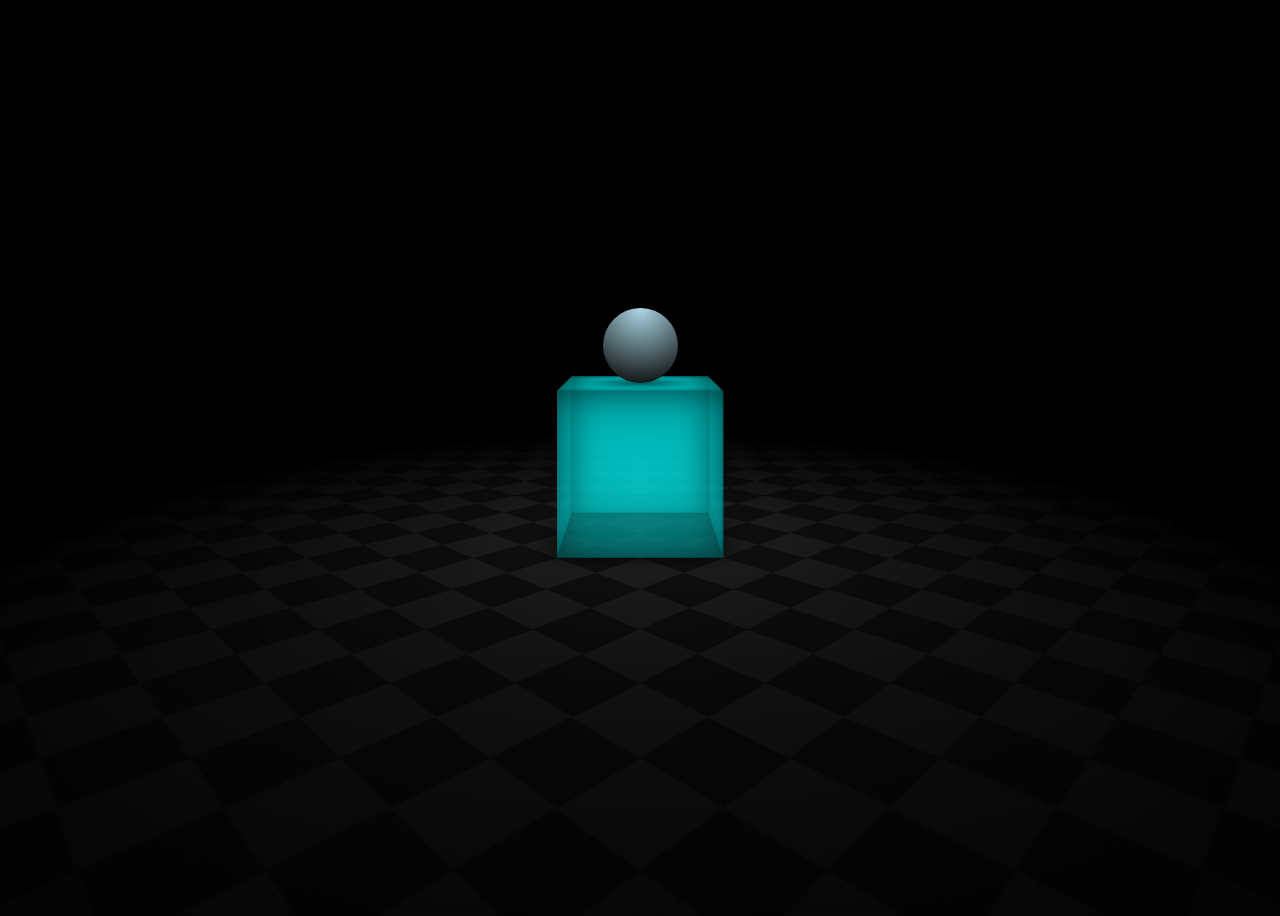
<file: bouncing-ball.html>
<!DOCTYPE html>
<html lang="en">
<head>
    <meta charset="UTF-8">
    <meta http-equiv="X-UA-Compatible" content="IE=edge">
    <meta name="viewport" content="width=device-width, initial-scale=1.0">
    <title>Bouncing ball</title>
    <link rel="stylesheet" href="style-bb.css">
</head>
<body>
    <div class="scene">
        <div class="floor"></div>
        <div class="cube">
            <div class="front"></div>
            <div class="back"></div>
            <div class="left"></div>
            <div class="right"></div>
            <div class="top">
                <div class="ballshadow"></div>
            </div>
            <div class="bottom"></div>
        </div>
        <div class="ball"></div>
    </div>
</body>
</html>
</file>
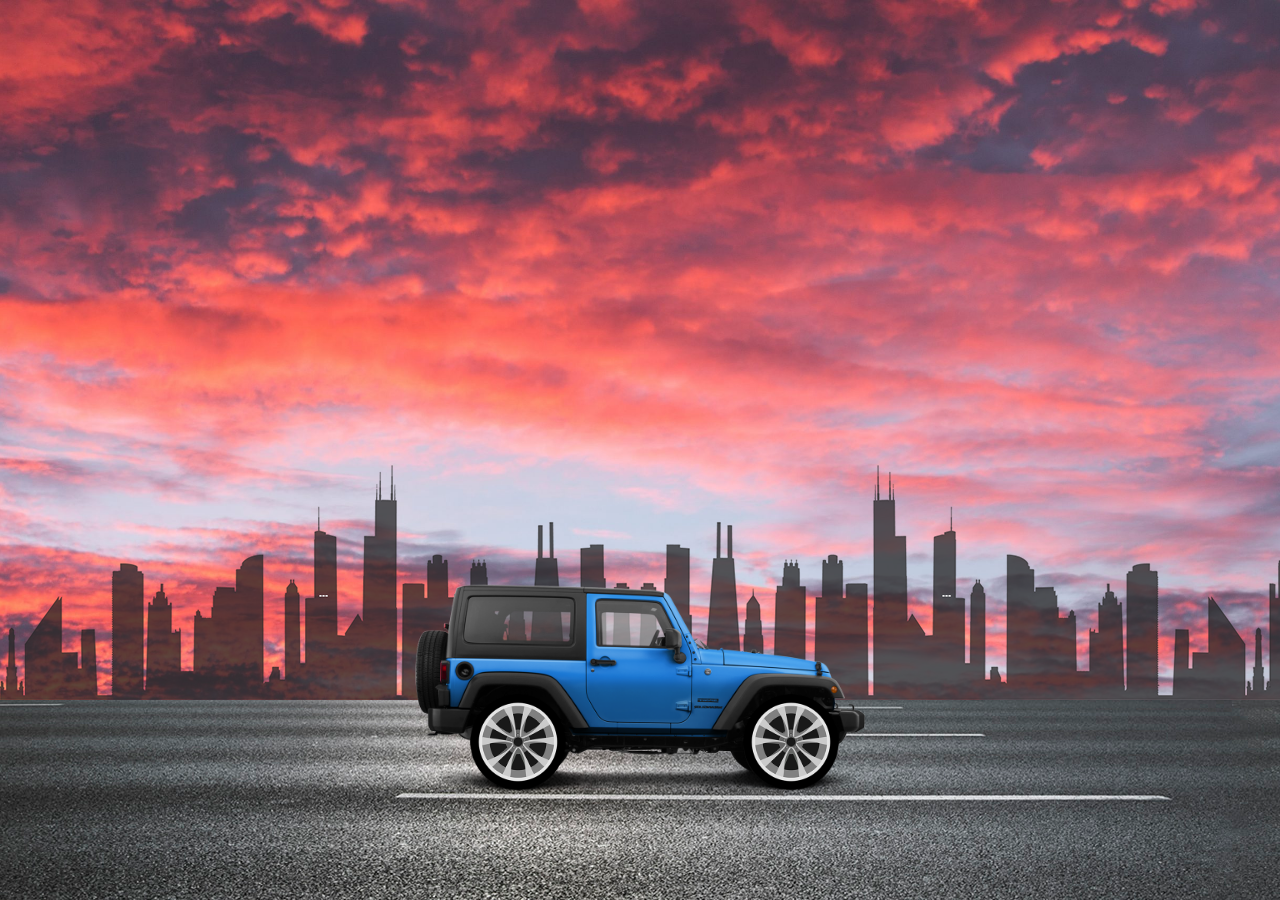
<file: Moving-car.html>
<!DOCTYPE html>
<html lang="en">
<head>
    <meta charset="UTF-8">
    <meta http-equiv="X-UA-Compatible" content="IE=edge">
    <meta name="viewport" content="width=device-width, initial-scale=1.0">
    <title>Sunset Drive</title>
    <link rel="stylesheet" href="style-car.css">
</head>
<body>
    <div class="hero">
        <div class="highway"></div>
        <div class="city"></div>
        <div class="car">
            <img src="car4.png">
        </div>
        <div class="wheel">
            <img src="wheel.png" class="back-wheel">
            <img src="wheel.png" class="front-wheel">
        </div>
    </div>
</body>
</html>
</file>
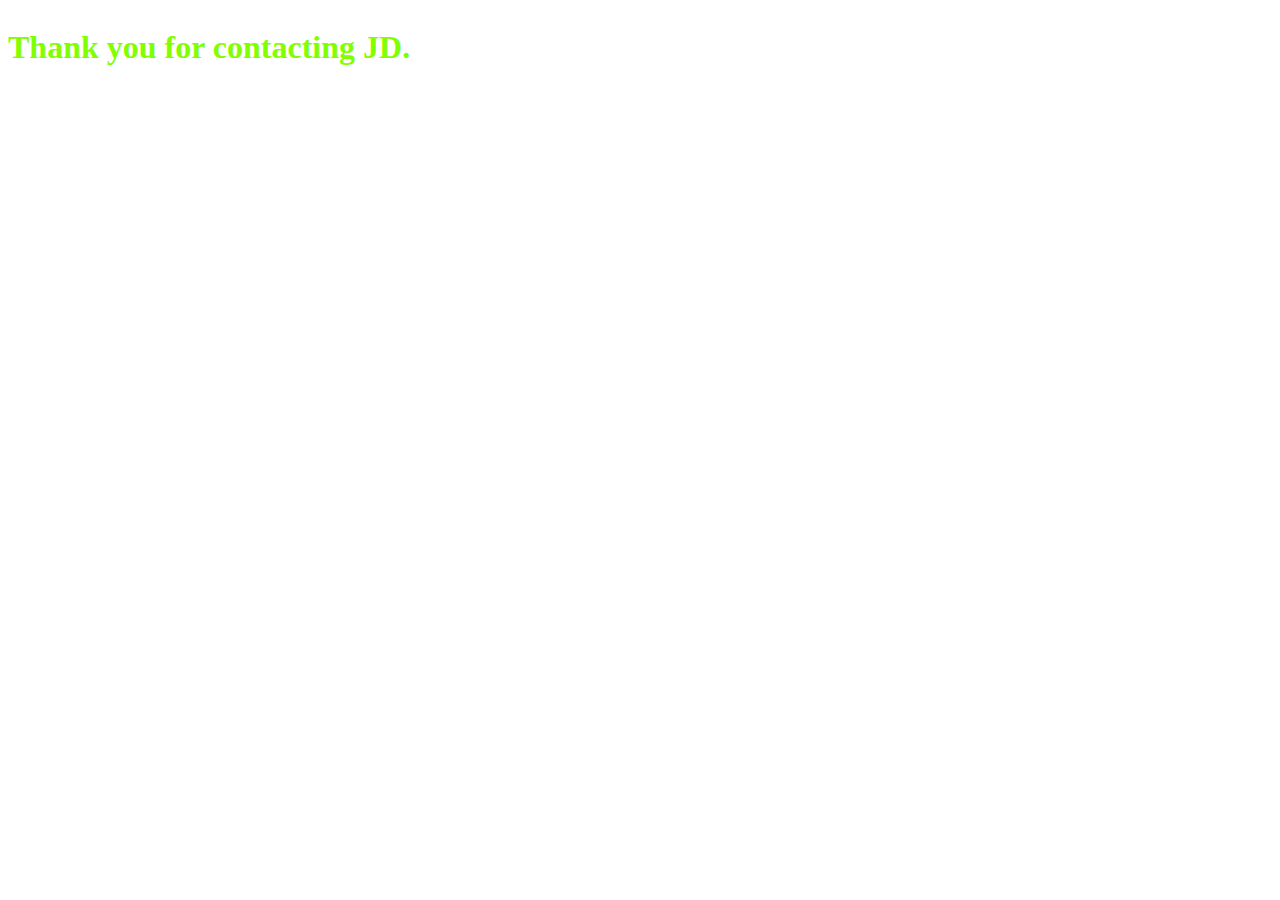
<file: thankyou-ps.html>
<!DOCTYPE html>
<html lang="en">
<head>
    <meta charset="UTF-8">
    <meta http-equiv="X-UA-Compatible" content="IE=edge">
    <meta name="viewport" content="width=, initial-scale=1.0">
    <title>Thanks</title>
    <style>
        h1{
            color: chartreuse;
        }
        body{
            position: absolute;
            align-items: center;
            display: block;
        }
    </style>
</head>
<body>
    <h1>Thank you for contacting JD.</h1>
</body>
</html>
</file>
<file: style-bb.css>
:root{
    --boxColor: #0ff7;
    --rotateSpeed: 30s;
    --bounceSpeed: 2s;
}
body{
    background-color: #000;
    min-height: 100vh;
    overflow: hidden;
    display: flex;
    justify-content: center;
    align-items: center;  
    font-size: 75px; 
    perspective: 10em;
    perspective-origin: 50% calc(50% - 2em);
}
.scene{
    position: relative;
    transform-style: preserve-3d;

    animation: sceneRotate var(--rotateSpeed) infinite linear; 
}

@keyframes sceneRotate{
    to{transform: rotateY(360deg);}
}

@keyframes ballBounce{
    0%, 100% {bottom: 0.5em;}
    50% {bottom: 3em; animation-timing-function: ease-in;}
}

@keyframes ballShadow{
    0%, 8%, 93.5%, 100% {transform: scale(1); opacity: 1;}
    50% {transform: scale(2); opacity: 0.5; animation-timing-function: ease-in;}
}

@keyframes cubeHeight{
    0%, 100% {height: 1.5em;}
    8%, 93.5% {height: 2em;}
} 

.ball{
    width: 1em;
    height: 1em;
    border-radius: 50%;
    background: lightblue;
    position: absolute;
    left: -0.5em;
    bottom: 1em;
    background-image: radial-gradient(circle at top, lightblue, #000);

    animation: ballBounce var(--bounceSpeed) infinite ease-out, sceneRotate var(--rotateSpeed) infinite linear reverse;
    
}

.ballshadow{
    position: absolute;
    width: 100%;
    height: 100%;
    background-image: radial-gradient(#0007, #0000 50%);

    animation: ballShadow var(--bounceSpeed) infinite ease-out;
}
.cube{
    width: 2em;
    height: 2em;
    transform-style: preserve-3d;
    position: absolute;
    bottom: -1em;
    left: -1em;

    animation: cubeHeight var(--bounceSpeed) infinite linear;
}
.left, .right, .front, .back{
    position: absolute;
    width: 100%;
    height: 100%;
    background: var(--boxColor);
    box-shadow: 0 0 0.5em #000a inset;
}
.front{transform: translateZ(1em);}
.right{transform: rotateY(90deg) translateZ(1em);}
.back{transform: rotateY(180deg) translateZ(1em);}
.left{transform: rotateY(270deg) translateZ(1em);}
.top{
    position: absolute;
    width: 2em;
    height: 2em;
    background: var(--boxColor);
    transform: translateY(-50%) rotateX(90deg);
    box-shadow: 0 0 0.5em #000a inset;
}
.bottom{
    position: absolute;
    width: 2em;
    height: 2em;
    background: #0007;
    bottom: 0;
    transform: translateY(50%) rotateX(90deg);
    box-shadow: 0 0 0.5em #000;
}

.floor{
    position: absolute;
    width: 15em;
    height: 15em;
    background-image: radial-gradient(#0000, #000 75%), repeating-conic-gradient(from 45deg, #111 0deg 90deg, #222 90deg 180deg);
    background-size: 100%, 1em 1em;
    transform: translate(-50%, -50%)  rotateX(90deg);
    top: 1em;
}
</file>
<file: style-car.css>
*{
    margin: 0;
    padding: 0;
}
.hero{
    width: 100%;
    height: 100vh;
    background-image: url(sky2.jpg);
    background-size: cover;
    background-position: center;
    position: relative;
    overflow-x: hidden;
}
.highway{
    height: 200px;
    width: 500%;
    display: block;
    background-image: url(road.jpg);
    position: absolute;
    left: 0;
    right: 0;
    bottom: 0;
    z-index: 1;
    background-repeat: repeat-x;
    animation: highway 5s linear infinite;
}
@keyframes highway{
    100%{transform: translate(-3400px);}
    
}
.city{
    height: 250px;
    width: 500%;
    display: block;
    background-image: url(city.png);
    position: absolute;
    left: 0;
    right: 0;
    bottom: 200px;
    z-index: 1;
    background-repeat: repeat-x;
    animation: city 20s linear infinite;
}
@keyframes city{
    100%{transform: translateX(-1400px);}
}
.car{
    width: 500px;
    left: 50%;
    bottom: 100px;
    transform: translateX(-50%);
    position: absolute;
    z-index: 2;
}
.car img{
    width: 100%;
    animation: car 1s linear infinite;
}
@keyframes car{
    0%, 100%{transform: translateY(-1px);}
    50%{transform: translateY(1px);}
}
.wheel{
    left: 50%;
    transform: translateX(-50%);
    position: absolute;
    z-index: 2;
    bottom: 206px;
}
.wheel img{
    width: 96px;
    height: 96px;
    animation: wheel 1s linear infinite;
}
.back-wheel{
    left: -170px;
    position: absolute;
}
.front-wheel{
    left: 103px;
    position: absolute;
}
@keyframes wheel{
    100%{transform: rotate(360deg);}
    
}
</file>
